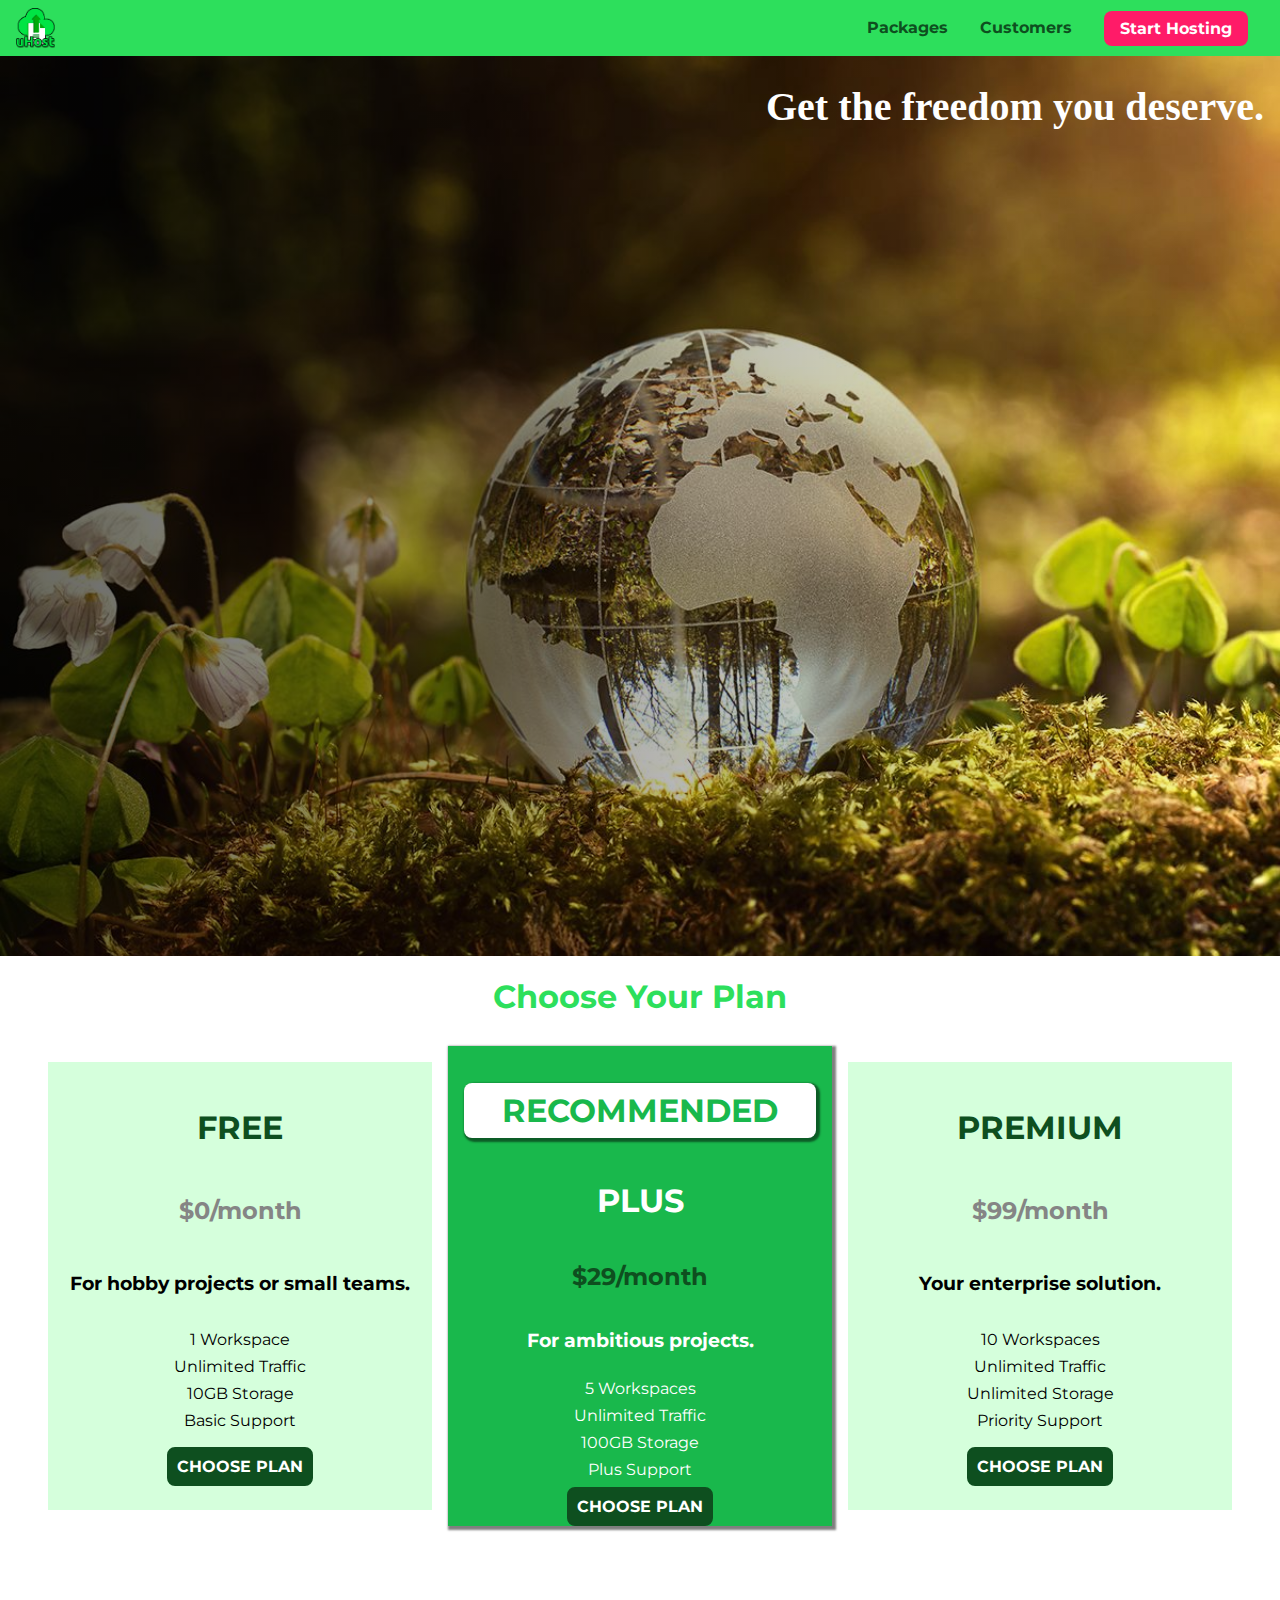
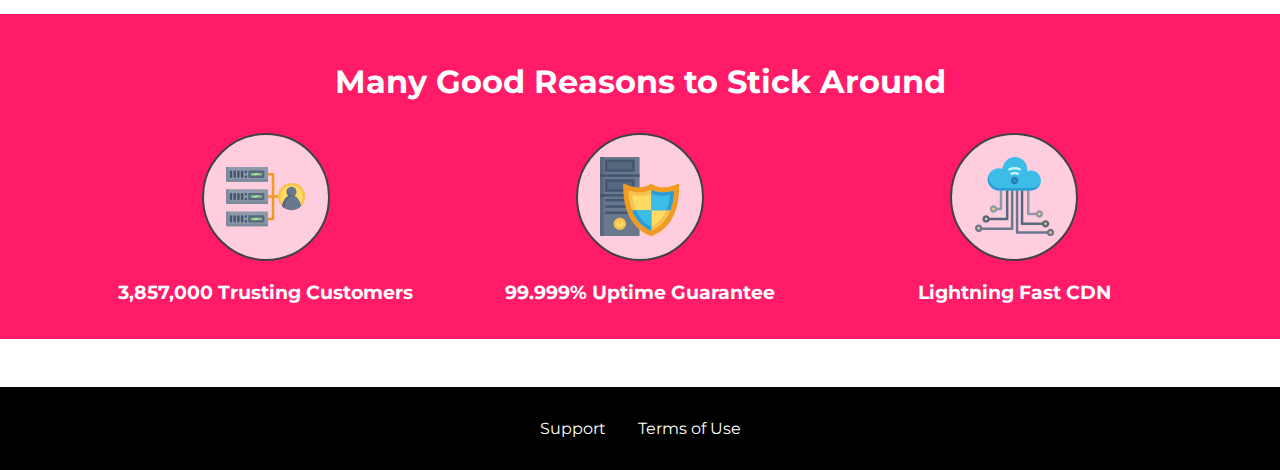
<file: index.html>
<!DOCTYPE html>
<html lang="en">
  <head>
    <meta charset="UTF-8" />
    <meta http-equiv="X-UA-Compatible" content="ie=edge" />
    <meta name="viewport" content="width=device-width, initial-scale=1.0" />
    <title>uHost</title>
    <link rel="shortcut icon" href="favicon.png" />
    <link rel="stylesheet" href="shared.css" />
    <link rel="stylesheet" href="main.css" />
  </head>

  <body>
    <div class="backdrop"></div>
    <div class="modal">
      <h1 class="modal__title">Do you want to continue?</h1>
      <div class="modal__actions">
        <a href="start-hosting/index.html" class="modal__action">Yes!</a>
        <button class="modal__action modal__action--negative" type="button">
          No!
        </button>
      </div>
    </div>
    <header class="main-header">
      <div>
        <button class="toggle-button">
          <span class="toggle-button__bar"></span>
          <span class="toggle-button__bar"></span>
          <span class="toggle-button__bar"></span>
        </button>
        <a href="index.html" class="main-header__brand">
          <img src="images/logo.png" alt="uHost logo" />
        </a>
      </div>
      <nav class="main-nav">
        <ul class="main-nav__items">
          <li class="main-nav__item">
            <a href="packages/index.html">Packages</a>
          </li>
          <li class="main-nav__item">
            <a href="customers/index.html">Customers</a>
          </li>
          <li class="main-nav__item main-nav__item--cta">
            <a href="start-hosting/index.html">Start Hosting</a>
          </li>
        </ul>
      </nav>
    </header>
    <nav class="mobile-nav">
      <ul class="mobile-nav__items">
        <li class="mobile-nav__item">
          <a href="packages/index.html">Packages</a>
        </li>
        <li class="mobile-nav__item">
          <a href="customers/index.html">Customers</a>
        </li>
        <li class="mobile-nav__item mobile-nav__item--cta">
          <a href="start-hosting/index.html">Start Hosting</a>
        </li>
      </ul>
    </nav>
    <main>
      <section id="product-overview">
        <h1>Get the freedom you deserve.</h1>
      </section>
      <section id="plans">
        <h1 class="section-title">Choose Your Plan</h1>
        <div class="plans__list">
          <article class="plan">
            <h1 class="plan__title">FREE</h1>
            <h2 class="plan__price">$0/month</h2>
            <h3>For hobby projects or small teams.</h3>
            <ul class="plan__features">
              <li>1 Workspace</li>
              <li>Unlimited Traffic</li>
              <li>10GB Storage</li>
              <li>Basic Support</li>
            </ul>
            <div>
              <button class="button">CHOOSE PLAN</button>
            </div>
          </article>
          <article class="plan plan--highlighted">
            <h1 class="plan__annotation">RECOMMENDED</h1>
            <h1 class="plan__title">PLUS</h1>
            <h2 class="plan__price">$29/month</h2>
            <h3>For ambitious projects.</h3>
            <ul class="plan__features">
              <li>5 Workspaces</li>
              <li>Unlimited Traffic</li>
              <li>100GB Storage</li>
              <li>Plus Support</li>
            </ul>
            <div>
              <button class="button">CHOOSE PLAN</button>
            </div>
          </article>
          <article class="plan">
            <h1 class="plan__title">PREMIUM</h1>
            <h2 class="plan__price">$99/month</h2>
            <h3>Your enterprise solution.</h3>
            <ul class="plan__features">
              <li>10 Workspaces</li>
              <li>Unlimited Traffic</li>
              <li>Unlimited Storage</li>
              <li>Priority Support</li>
            </ul>
            <div>
              <button class="button">CHOOSE PLAN</button>
            </div>
          </article>
        </div>
      </section>
      <section id="key-features">
        <h1 class="section-title">Many Good Reasons to Stick Around</h1>
        <ul class="key-feature__list">
          <li class="key-feature">
            <div class="key-feature__image">
              <svg viewBox="0 0 512 512">
                <path
                  style="fill: #f09b24"
                  d="M344,248h-32V112c0-4.418-3.582-8-8-8h-40c-4.418,0-8,3.582-8,8s3.582,8,8,8h32v128h-32  c-4.418,0-8,3.582-8,8s3.582,8,8,8h32v128h-32c-4.418,0-8,3.582-8,8s3.582,8,8,8h40c4.418,0,8-3.582,8-8V264h32c4.418,0,8-3.582,8-8  S348.418,248,344,248z"
                ></path>
                <path
                  style="fill: #8e9aa9"
                  d="M264,64H8c-4.418,0-8,3.582-8,8v80c0,4.418,3.582,8,8,8h256c4.418,0,8-3.582,8-8V72  C272,67.582,268.418,64,264,64z"
                ></path>
                <path
                  style="fill: #7c899b"
                  d="M24,144c-4.418,0-8-3.582-8-8V64H8c-4.418,0-8,3.582-8,8v80c0,4.418,3.582,8,8,8h256  c4.418,0,8-3.582,8-8v-8H24z"
                ></path>
                <rect
                  x="152"
                  y="96"
                  style="fill: #b8e3a8"
                  width="88"
                  height="32"
                ></rect>
                <g>
                  <polygon
                    style="fill: #7ec97d"
                    points="152,96 152,128 166,128 198,96  "
                  ></polygon>
                  <polygon
                    style="fill: #7ec97d"
                    points="220,96 188,128 240,128 240,96  "
                  ></polygon>
                </g>
                <path
                  style="fill: #56677e"
                  d="M240,136h-88c-4.418,0-8-3.582-8-8V96c0-4.418,3.582-8,8-8h88c4.418,0,8,3.582,8,8v32  C248,132.418,244.418,136,240,136z M160,120h72v-16h-72V120z"
                ></path>
                <g>
                  <path
                    style="fill: #435670"
                    d="M32,136c-4.418,0-8-3.582-8-8V96c0-4.418,3.582-8,8-8s8,3.582,8,8v32C40,132.418,36.418,136,32,136z   "
                  ></path>
                  <path
                    style="fill: #435670"
                    d="M56,136c-4.418,0-8-3.582-8-8V96c0-4.418,3.582-8,8-8s8,3.582,8,8v32C64,132.418,60.418,136,56,136z   "
                  ></path>
                  <path
                    style="fill: #435670"
                    d="M80,136c-4.418,0-8-3.582-8-8V96c0-4.418,3.582-8,8-8s8,3.582,8,8v32C88,132.418,84.418,136,80,136z   "
                  ></path>
                  <path
                    style="fill: #435670"
                    d="M104,136c-4.418,0-8-3.582-8-8V96c0-4.418,3.582-8,8-8s8,3.582,8,8v32   C112,132.418,108.418,136,104,136z"
                  ></path>
                  <path
                    style="fill: #435670"
                    d="M128,105c-4.418,0-8-3.582-8-8v-1c0-4.418,3.582-8,8-8s8,3.582,8,8v1   C136,101.418,132.418,105,128,105z"
                  ></path>
                  <path
                    style="fill: #435670"
                    d="M128,136c-4.418,0-8-3.582-8-8v-1c0-4.418,3.582-8,8-8s8,3.582,8,8v1   C136,132.418,132.418,136,128,136z"
                  ></path>
                </g>
                <path
                  style="fill: #8e9aa9"
                  d="M264,208H8c-4.418,0-8,3.582-8,8v80c0,4.418,3.582,8,8,8h256c4.418,0,8-3.582,8-8v-80  C272,211.582,268.418,208,264,208z"
                ></path>
                <path
                  style="fill: #7c899b"
                  d="M24,288c-4.418,0-8-3.582-8-8v-72H8c-4.418,0-8,3.582-8,8v80c0,4.418,3.582,8,8,8h256  c4.418,0,8-3.582,8-8v-8H24z"
                ></path>
                <rect
                  x="152"
                  y="240"
                  style="fill: #b8e3a8"
                  width="88"
                  height="32"
                ></rect>
                <g>
                  <polygon
                    style="fill: #7ec97d"
                    points="152,240 152,272 166,272 198,240  "
                  ></polygon>
                  <polygon
                    style="fill: #7ec97d"
                    points="220,240 188,272 240,272 240,240  "
                  ></polygon>
                </g>
                <path
                  style="fill: #56677e"
                  d="M240,280h-88c-4.418,0-8-3.582-8-8v-32c0-4.418,3.582-8,8-8h88c4.418,0,8,3.582,8,8v32  C248,276.418,244.418,280,240,280z M160,264h72v-16h-72V264z"
                ></path>
                <g>
                  <path
                    style="fill: #435670"
                    d="M32,280c-4.418,0-8-3.582-8-8v-32c0-4.418,3.582-8,8-8s8,3.582,8,8v32C40,276.418,36.418,280,32,280   z"
                  ></path>
                  <path
                    style="fill: #435670"
                    d="M56,280c-4.418,0-8-3.582-8-8v-32c0-4.418,3.582-8,8-8s8,3.582,8,8v32C64,276.418,60.418,280,56,280   z"
                  ></path>
                  <path
                    style="fill: #435670"
                    d="M80,280c-4.418,0-8-3.582-8-8v-32c0-4.418,3.582-8,8-8s8,3.582,8,8v32C88,276.418,84.418,280,80,280   z"
                  ></path>
                  <path
                    style="fill: #435670"
                    d="M104,280c-4.418,0-8-3.582-8-8v-32c0-4.418,3.582-8,8-8s8,3.582,8,8v32   C112,276.418,108.418,280,104,280z"
                  ></path>
                  <path
                    style="fill: #435670"
                    d="M128,249c-4.418,0-8-3.582-8-8v-1c0-4.418,3.582-8,8-8s8,3.582,8,8v1   C136,245.418,132.418,249,128,249z"
                  ></path>
                  <path
                    style="fill: #435670"
                    d="M128,280c-4.418,0-8-3.582-8-8v-1c0-4.418,3.582-8,8-8s8,3.582,8,8v1   C136,276.418,132.418,280,128,280z"
                  ></path>
                </g>
                <path
                  style="fill: #8e9aa9"
                  d="M264,352H8c-4.418,0-8,3.582-8,8v80c0,4.418,3.582,8,8,8h256c4.418,0,8-3.582,8-8v-80  C272,355.582,268.418,352,264,352z"
                ></path>
                <path
                  style="fill: #7c899b"
                  d="M24,432c-4.418,0-8-3.582-8-8v-72H8c-4.418,0-8,3.582-8,8v80c0,4.418,3.582,8,8,8h256  c4.418,0,8-3.582,8-8v-8H24z"
                ></path>
                <rect
                  x="152"
                  y="384"
                  style="fill: #b8e3a8"
                  width="88"
                  height="32"
                ></rect>
                <g>
                  <polygon
                    style="fill: #7ec97d"
                    points="152,384 152,416 166,416 198,384  "
                  ></polygon>
                  <polygon
                    style="fill: #7ec97d"
                    points="220,384 188,416 240,416 240,384  "
                  ></polygon>
                </g>
                <path
                  style="fill: #56677e"
                  d="M240,424h-88c-4.418,0-8-3.582-8-8v-32c0-4.418,3.582-8,8-8h88c4.418,0,8,3.582,8,8v32  C248,420.418,244.418,424,240,424z M160,408h72v-16h-72V408z"
                ></path>
                <g>
                  <path
                    style="fill: #435670"
                    d="M32,424c-4.418,0-8-3.582-8-8v-32c0-4.418,3.582-8,8-8s8,3.582,8,8v32C40,420.418,36.418,424,32,424   z"
                  ></path>
                  <path
                    style="fill: #435670"
                    d="M56,424c-4.418,0-8-3.582-8-8v-32c0-4.418,3.582-8,8-8s8,3.582,8,8v32C64,420.418,60.418,424,56,424   z"
                  ></path>
                  <path
                    style="fill: #435670"
                    d="M80,424c-4.418,0-8-3.582-8-8v-32c0-4.418,3.582-8,8-8s8,3.582,8,8v32C88,420.418,84.418,424,80,424   z"
                  ></path>
                  <path
                    style="fill: #435670"
                    d="M104,424c-4.418,0-8-3.582-8-8v-32c0-4.418,3.582-8,8-8s8,3.582,8,8v32   C112,420.418,108.418,424,104,424z"
                  ></path>
                  <path
                    style="fill: #435670"
                    d="M128,393c-4.418,0-8-3.582-8-8v-1c0-4.418,3.582-8,8-8s8,3.582,8,8v1   C136,389.418,132.418,393,128,393z"
                  ></path>
                  <path
                    style="fill: #435670"
                    d="M128,424c-4.418,0-8-3.582-8-8v-1c0-4.418,3.582-8,8-8s8,3.582,8,8v1   C136,420.418,132.418,424,128,424z"
                  ></path>
                </g>
                <path
                  style="fill: #f7c14d"
                  d="M424,168c-48.523,0-88,39.477-88,88s39.477,88,88,88s88-39.477,88-88S472.523,168,424,168z"
                ></path>
                <path
                  style="fill: #ffdb66"
                  d="M424,184c-39.701,0-72,32.299-72,72s32.299,72,72,72s72-32.299,72-72S463.701,184,424,184z"
                ></path>
                <path
                  style="fill: #69788d"
                  d="M484.893,314.16C476.393,274.588,451.922,248,424,248s-52.393,26.588-60.893,66.16  c-0.605,2.82,0.354,5.749,2.511,7.664C381.731,336.124,402.465,344,424,344s42.269-7.876,58.381-22.176  C484.539,319.909,485.498,316.98,484.893,314.16z"
                ></path>
                <path
                  style="fill: #56677e"
                  d="M434.053,249.171C430.768,248.403,427.411,248,424,248c-27.922,0-52.393,26.588-60.893,66.16  c-0.605,2.82,0.354,5.749,2.511,7.664c3.383,3.002,6.979,5.703,10.734,8.125C384.904,286.243,407.373,255.378,434.053,249.171z"
                ></path>
                <path
                  style="fill: #69788d"
                  d="M424,192c-17.645,0-32,14.355-32,32s14.355,32,32,32s32-14.355,32-32S441.645,192,424,192z"
                ></path>
                <path
                  style="fill: #56677e"
                  d="M432,248c-17.645,0-32-14.355-32-32c0-6.783,2.128-13.076,5.742-18.258  C397.444,203.53,392,213.138,392,224c0,17.645,14.355,32,32,32c10.862,0,20.471-5.444,26.258-13.742  C445.076,245.872,438.783,248,432,248z"
                ></path>
              </svg>
            </div>
            <p class="key-feature__description">3,857,000 Trusting Customers</p>
          </li>
          <li class="key-feature">
            <div class="key-feature__image">
              <svg viewBox="0 0 512 512">
                <path
                  style="fill: #69788d"
                  d="M248,0H8C3.582,0,0,3.582,0,8v496c0,4.418,3.582,8,8,8h240c4.418,0,8-3.582,8-8V8  C256,3.582,252.418,0,248,0z"
                ></path>
                <path
                  style="fill: #56677e"
                  d="M24,504V8c0-4.418,3.582-8,8-8H8C3.582,0,0,3.582,0,8v496c0,4.418,3.582,8,8,8h24  C27.582,512,24,508.418,24,504z"
                ></path>
                <g>
                  <rect
                    x="0"
                    y="112"
                    style="fill: #435670"
                    width="256"
                    height="16"
                  ></rect>
                  <rect
                    x="0"
                    y="240"
                    style="fill: #435670"
                    width="256"
                    height="16"
                  ></rect>
                </g>
                <path
                  style="fill: #f7c14d"
                  d="M128,392c-22.056,0-40,17.944-40,40s17.944,40,40,40s40-17.944,40-40S150.056,392,128,392z"
                ></path>
                <path
                  style="fill: #ffdb66"
                  d="M128,408c-13.233,0-24,10.767-24,24s10.767,24,24,24s24-10.767,24-24S141.233,408,128,408z"
                ></path>
                <path
                  style="fill: #f7c14d"
                  d="M128,392c-2.739,0-5.414,0.278-8,0.805V424c0,4.418,3.582,8,8,8c4.418,0,8-3.582,8-8v-31.195  C133.414,392.278,130.739,392,128,392z"
                ></path>
                <g>
                  <path
                    style="fill: #435670"
                    d="M216,288H40c-4.418,0-8-3.582-8-8s3.582-8,8-8h176c4.418,0,8,3.582,8,8S220.418,288,216,288z"
                  ></path>
                  <path
                    style="fill: #435670"
                    d="M216,328H40c-4.418,0-8-3.582-8-8s3.582-8,8-8h176c4.418,0,8,3.582,8,8S220.418,328,216,328z"
                  ></path>
                  <path
                    style="fill: #435670"
                    d="M216,368H40c-4.418,0-8-3.582-8-8s3.582-8,8-8h176c4.418,0,8,3.582,8,8S220.418,368,216,368z"
                  ></path>
                  <path
                    style="fill: #435670"
                    d="M216,16H40c-4.418,0-8,3.582-8,8v64c0,4.418,3.582,8,8,8h176c4.418,0,8-3.582,8-8V24   C224,19.582,220.418,16,216,16z"
                  ></path>
                </g>
                <rect
                  x="48"
                  y="32"
                  style="fill: #56677e"
                  width="160"
                  height="48"
                ></rect>
                <path
                  style="fill: #435670"
                  d="M216,144H40c-4.418,0-8,3.582-8,8v64c0,4.418,3.582,8,8,8h176c4.418,0,8-3.582,8-8v-64  C224,147.582,220.418,144,216,144z"
                ></path>
                <rect
                  x="48"
                  y="160"
                  style="fill: #56677e"
                  width="160"
                  height="48"
                ></rect>
                <path
                  style="fill: #f09b24"
                  d="M511.747,180.237c-0.194-6.537-8.107-10.107-13.135-5.894c-5.6,4.693-42.904,21.282-98.514,21.282  c-33.45,0-64.625-20.999-64.929-21.206c-2.9-1.991-6.764-1.85-9.512,0.346c-2.677,2.135-27.201,20.86-63.793,20.86  c-55.607,0-92.914-16.589-98.515-21.282c-5.028-4.211-12.941-0.645-13.135,5.894c-1.634,54.834,4.655,105.941,18.693,151.903  c12.096,39.604,29.759,74.047,52.497,102.373c27.538,34.304,62.743,59.882,104.66,76.045c3.069,1.918,6.757,1.921,9.83,0  c41.917-16.163,77.122-41.741,104.66-76.045c22.738-28.326,40.401-62.77,52.497-102.373  C507.092,286.179,513.381,235.071,511.747,180.237z"
                ></path>
                <path
                  style="fill: #f7c14d"
                  d="M476.21,221.226c-1.953-1.631-4.568-2.235-7.036-1.628c-21.686,5.327-44.926,8.028-69.075,8.028  c-25.926,0-49.633-8.975-64.955-16.504c-2.307-1.134-5.016-1.091-7.284,0.116c-14.059,7.477-36.919,16.388-65.994,16.388  c-24.153,0-47.394-2.701-69.075-8.028c-5.155-1.268-10.221,2.966-9.894,8.261c2.077,33.693,7.668,65.635,16.616,94.935  c22.774,74.565,66.139,126.334,128.888,153.868c2.032,0.891,4.397,0.891,6.43,0c61.777-27.107,104.716-78.876,127.62-153.868  c8.948-29.3,14.539-61.241,16.616-94.935C479.224,225.319,478.163,222.856,476.21,221.226z"
                ></path>
                <path
                  style="fill: #ffdb66"
                  d="M331.609,451.727c-52.604-25.289-89.304-70.987-109.144-135.944  c-6.532-21.39-11.162-44.336-13.82-68.447c17.133,2.852,34.952,4.291,53.22,4.291c29.394,0,53.376-7.793,69.978-15.561  c17.44,7.736,41.656,15.561,68.256,15.561c18.267,0,36.085-1.439,53.219-4.291c-2.659,24.112-7.288,47.06-13.82,68.448  C419.545,381.108,383.27,426.805,331.609,451.727z"
                ></path>
                <g>
                  <path
                    style="fill: #2c9dd4"
                    d="M479.066,227.858c0.157-2.539-0.903-5.002-2.856-6.633s-4.568-2.235-7.036-1.628   c-21.686,5.327-44.926,8.028-69.075,8.028c-25.926,0-49.633-8.975-64.955-16.504c-1.057-0.52-2.2-0.78-3.345-0.806l-0.072,133.351   h123.601c2.556-6.746,4.933-13.702,7.123-20.874C471.398,293.493,476.989,261.552,479.066,227.858z"
                  ></path>
                  <path
                    style="fill: #2c9dd4"
                    d="M206.658,343.667c24.153,63.42,65.028,108.108,121.743,132.995c1.031,0.452,2.147,0.673,3.263,0.666   l0.063-133.661H206.658z"
                  ></path>
                </g>
                <g>
                  <path
                    style="fill: #3cbde8"
                    d="M439.497,315.783c6.532-21.389,11.161-44.336,13.82-68.448c-17.134,2.852-34.952,4.291-53.219,4.291   c-26.6,0-50.815-7.824-68.256-15.561l-0.116,107.601h97.758C433.179,334.807,436.524,325.518,439.497,315.783z"
                  ></path>
                  <path
                    style="fill: #3cbde8"
                    d="M232.523,343.667c21.144,50.298,54.363,86.56,99.087,108.06l0.117-108.06H232.523z"
                  ></path>
                </g>
              </svg>
            </div>
            <p class="key-feature__description">99.999% Uptime Guarantee</p>
          </li>
          <li class="key-feature">
            <div class="key-feature__image">
              <svg viewBox="0 0 512 512">
                <path
                  style="fill: #8e9aa9"
                  d="M168,200c-4.418,0-8,3.582-8,8v120h-17.376c-3.302-9.311-12.194-16-22.624-16  c-13.234,0-24,10.767-24,24s10.766,24,24,24c10.429,0,19.321-6.689,22.624-16H168c4.418,0,8-3.582,8-8V208  C176,203.582,172.418,200,168,200z"
                ></path>
                <path
                  style="fill: #ffdb66"
                  d="M120,328c-4.411,0-8,3.589-8,8s3.589,8,8,8s8-3.589,8-8S124.411,328,120,328z"
                ></path>
                <path
                  style="fill: #56677e"
                  d="M208,200c-4.418,0-8,3.582-8,8v184H94.624C91.322,382.689,82.43,376,72,376  c-13.234,0-24,10.767-24,24s10.766,24,24,24c10.429,0,19.321-6.689,22.624-16H208c4.418,0,8-3.582,8-8V208  C216,203.582,212.418,200,208,200z"
                ></path>
                <path
                  style="fill: #ffdb66"
                  d="M72,392c-4.411,0-8,3.589-8,8s3.589,8,8,8s8-3.589,8-8S76.411,392,72,392z"
                ></path>
                <path
                  style="fill: #69788d"
                  d="M240,208c-4.418,0-8,3.582-8,8v239H47.24c-2.671-10.34-12.078-18-23.24-18c-13.234,0-24,10.767-24,24  s10.766,24,24,24c9.666,0,18.009-5.747,21.809-14H240c4.418,0,8-3.582,8-8V216C248,211.582,244.418,208,240,208z"
                ></path>
                <path
                  style="fill: #ffdb66"
                  d="M24,453c-4.411,0-8,3.589-8,8s3.589,8,8,8s8-3.589,8-8S28.411,453,24,453z"
                ></path>
                <path
                  style="fill: #69788d"
                  d="M488,464c-10.429,0-19.321,6.689-22.624,16H280V208c0-4.418-3.582-8-8-8s-8,3.582-8,8v280  c0,4.418,3.582,8,8,8h193.376c3.302,9.311,12.194,16,22.624,16c13.234,0,24-10.767,24-24S501.234,464,488,464z"
                ></path>
                <path
                  style="fill: #ffdb66"
                  d="M488,480c-4.411,0-8,3.589-8,8s3.589,8,8,8s8-3.589,8-8S492.411,480,488,480z"
                ></path>
                <path
                  style="fill: #56677e"
                  d="M456,408c-10.429,0-19.321,6.689-22.624,16H312V208c0-4.418-3.582-8-8-8s-8,3.582-8,8v224  c0,4.418,3.582,8,8,8h129.376c3.302,9.311,12.194,16,22.624,16c13.234,0,24-10.767,24-24S469.234,408,456,408z"
                ></path>
                <path
                  style="fill: #ffdb66"
                  d="M456,424c-4.411,0-8,3.589-8,8s3.589,8,8,8s8-3.589,8-8S460.411,424,456,424z"
                ></path>
                <path
                  style="fill: #8e9aa9"
                  d="M416,344c-10.429,0-19.321,6.689-22.624,16H352V208c0-4.418-3.582-8-8-8s-8,3.582-8,8v160  c0,4.418,3.582,8,8,8h49.376c3.302,9.311,12.194,16,22.624,16c13.234,0,24-10.767,24-24S429.234,344,416,344z"
                ></path>
                <path
                  style="fill: #ffdb66"
                  d="M416,360c-4.411,0-8,3.589-8,8s3.589,8,8,8s8-3.589,8-8S420.411,360,416,360z"
                ></path>
                <path
                  style="fill: #3cbde8"
                  d="M362,88c-8.741,0-17.231,1.751-25.06,5.085C337.646,88.797,338,84.43,338,80  c0-44.112-35.888-80-80-80c-42.823,0-77.895,33.816-79.909,76.149C170.393,73.415,162.244,72,154,72c-39.701,0-72,32.299-72,72  s32.299,72,72,72h208c35.29,0,64-28.71,64-64S397.29,88,362,88z"
                ></path>
                <path
                  style="fill: #2c9dd4"
                  d="M368,200H160c-39.701,0-72-32.299-72-72c0-5.863,0.721-11.559,2.05-17.019  C84.918,120.88,82,132.102,82,144c0,39.701,32.299,72,72,72h208c30.389,0,55.88-21.296,62.379-49.743  C413.565,186.327,392.352,200,368,200z"
                ></path>
                <path
                  style="fill: #2a7db5"
                  d="M256,128c-13.234,0-24,10.767-24,24s10.766,24,24,24c13.233,0,24-10.767,24-24S269.233,128,256,128z"
                ></path>
                <path
                  style="fill: #2c9dd4"
                  d="M256,144c-4.411,0-8,3.589-8,8s3.589,8,8,8c4.411,0,8-3.589,8-8S260.411,144,256,144z"
                ></path>
                <g>
                  <path
                    style="fill: #c5f1fa"
                    d="M221.755,87.695c-2.994,0-5.864-1.688-7.233-4.572c-1.894-3.991-0.194-8.763,3.798-10.657   C230.157,66.849,242.834,64,256,64c13.166,0,25.844,2.849,37.68,8.466c3.992,1.895,5.692,6.666,3.798,10.657   s-6.666,5.692-10.657,3.798C277.144,82.328,266.774,80,256,80c-10.774,0-21.144,2.328-30.821,6.921   C224.072,87.446,222.904,87.695,221.755,87.695z"
                  ></path>
                  <path
                    style="fill: #c5f1fa"
                    d="M276.545,116.618c-1.148,0-2.316-0.249-3.424-0.774C267.745,113.293,261.985,112,256,112   c-5.985,0-11.745,1.293-17.121,3.844c-3.991,1.895-8.763,0.192-10.657-3.798c-1.894-3.992-0.193-8.764,3.798-10.657   C239.557,97.813,247.625,96,256,96c8.376,0,16.444,1.813,23.98,5.389c3.991,1.894,5.692,6.665,3.798,10.657   C282.41,114.93,279.539,116.618,276.545,116.618z"
                  ></path>
                </g>
              </svg>
            </div>
            <p class="key-feature__description">Lightning Fast CDN</p>
          </li>
        </ul>
      </section>
    </main>
    <footer class="main-footer">
      <nav>
        <ul class="main-footer__links">
          <li class="main-footer__link">
            <a href="#">Support</a>
          </li>
          <li class="main-footer__link">
            <a href="#">Terms of Use</a>
          </li>
        </ul>
      </nav>
    </footer>
    <script src="shared.js"></script>
  </body>
</html>
</file>
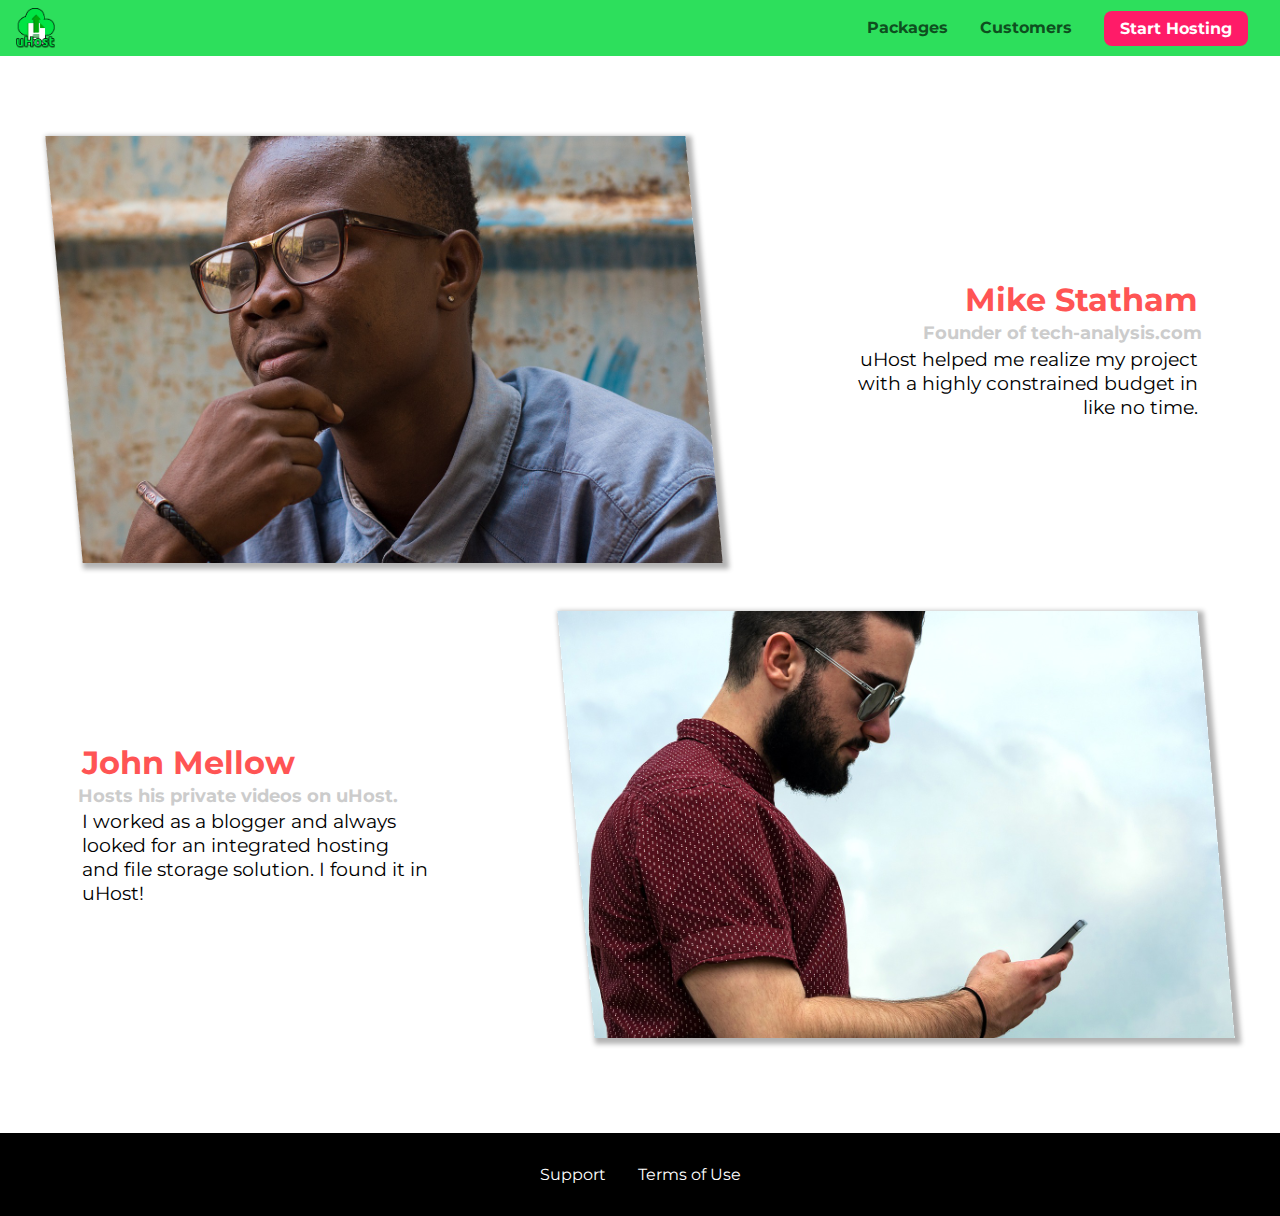
<file: customers/index.html>
<html lang="en">
  <head>
    <meta charset="UTF-8" />
    <meta name="viewport" content="width=device-width, initial-scale=1.0" />
    <meta http-equiv="X-UA-Compatible" content="ie=edge" />
    <title>uHost Customers</title>
    <link rel="shortcut icon" href="../favicon.png" />
    <link rel="stylesheet" href="../shared.css" />
    <link rel="stylesheet" href="customers.css" />
  </head>

  <body>
    <div class="backdrop"></div>
    <header class="main-header">
      <div>
        <button class="toggle-button">
          <span class="toggle-button__bar"></span>
          <span class="toggle-button__bar"></span>
          <span class="toggle-button__bar"></span>
        </button>
        <a href="../index.html" class="main-header__brand">
          <img src="../images/logo.png" alt="uHost logo" />
        </a>
      </div>
      <nav class="main-nav">
        <ul class="main-nav__items">
          <li class="main-nav__item">
            <a href="../packages/index.html">Packages</a>
          </li>
          <li class="main-nav__item">
            <a href="index.html">Customers</a>
          </li>
          <li class="main-nav__item main-nav__item--cta">
            <a href="../start-hosting/index.html">Start Hosting</a>
          </li>
        </ul>
      </nav>
    </header>
    <nav class="mobile-nav">
      <ul class="mobile-nav__items">
        <li class="mobile-nav__item">
          <a href="../packages/index.html">Packages</a>
        </li>
        <li class="mobile-nav__item">
          <a href="index.html">Customers</a>
        </li>
        <li class="mobile-nav__item mobile-nav__item--cta">
          <a href="../start-hosting/index.html">Start Hosting</a>
        </li>
      </ul>
    </nav>
    <main>
      <div>
        <div class="testimonial" id="customer-1">
          <div class="testimonial__image-container">
            <img
              src="../images/customer-1.jpg"
              alt="Mike Statham - Customer"
              class="testimonial__image"
            />
          </div>
          <div class="testimonial__info">
            <h1 class="testimonial__name">Mike Statham</h1>
            <h2 class="testimonial__subtitle">Founder of tech-analysis.com</h2>
            <p class="testimonial__text">
              uHost helped me realize my project with a highly constrained
              budget in like no time.
            </p>
          </div>
        </div>
        <div class="testimonial" id="customer-2">
          <div class="testimonial__info">
            <h1 class="testimonial__name">John Mellow</h1>
            <h2 class="testimonial__subtitle">
              Hosts his private videos on uHost.
            </h2>
            <p class="testimonial__text">
              I worked as a blogger and always looked for an integrated hosting
              and file storage solution. I found it in uHost!
            </p>
          </div>
          <div class="testimonial__image-container">
            <img
              src="../images/customer-2.jpg"
              alt="John Mellow - Customer"
              class="testimonial__image"
            />
          </div>
        </div>
      </div>
    </main>
    <footer class="main-footer">
      <nav>
        <ul class="main-footer__links">
          <li class="main-footer__link">
            <a href="#">Support</a>
          </li>
          <li class="main-footer__link">
            <a href="#">Terms of Use</a>
          </li>
        </ul>
      </nav>
    </footer>
    <script src="../shared.js"></script>
  </body>
</html>
</file>
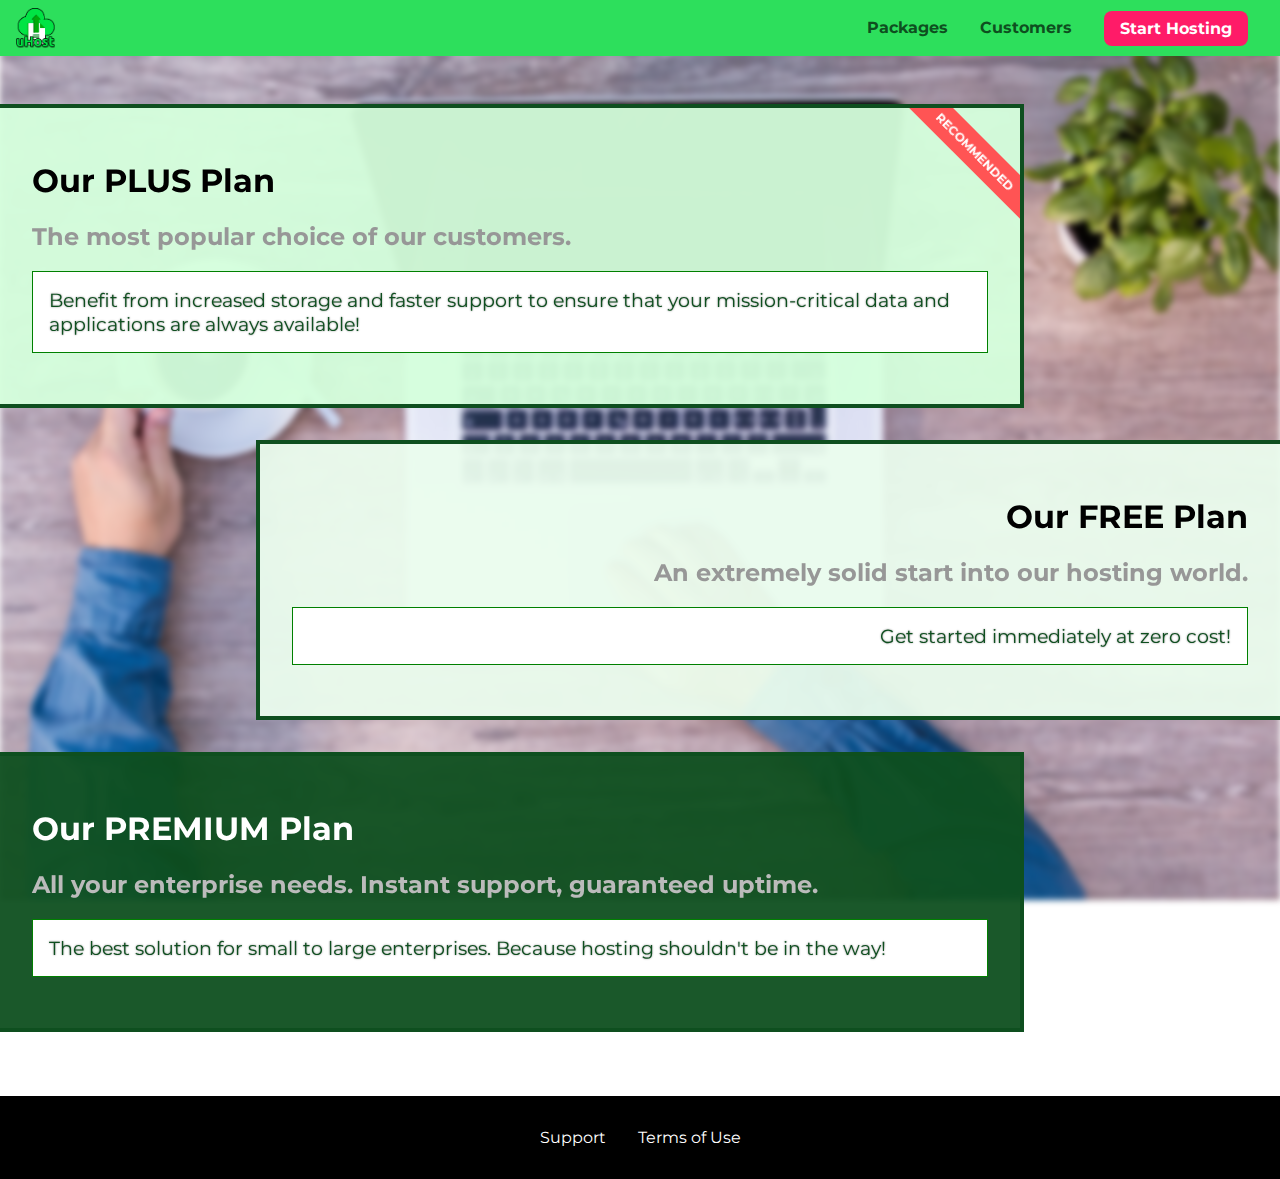
<file: packages/index.html>
<!DOCTYPE html>
<html lang="en">
  <head>
    <meta charset="UTF-8" />
    <meta http-equiv="X-UA-Compatible" content="ie=edge" />
    <meta name="viewport" content="width=device-width, initial-scale=1.0" />
    <title>uHost</title>
    <link rel="shortcut icon" href="../favicon.png" />
    <link
      href="https://fonts.googleapis.com/css?family=Montserrat:400,700"
      rel="stylesheet"
    />
    <link rel="stylesheet" href="../shared.css" />
    <link rel="stylesheet" href="packages.css" />
  </head>

  <body>
    <div class="backdrop"></div>
    <div class="background"></div>
    <header class="main-header">
      <div>
        <button class="toggle-button">
          <span class="toggle-button__bar"></span>
          <span class="toggle-button__bar"></span>
          <span class="toggle-button__bar"></span>
        </button>
        <a href="../index.html" class="main-header__brand">
          <img src="../images/logo.png" alt="uHost logo"
        /></a>
      </div>
      <nav class="main-nav">
        <ul class="main-nav__items">
          <li class="main-nav__item">
            <a href="index.html">Packages</a>
          </li>
          <li class="main-nav__item">
            <a href="../customers/index.html">Customers</a>
          </li>
          <li class="main-nav__item main-nav__item--cta">
            <a href="../start-hosting/index.html">Start Hosting</a>
          </li>
        </ul>
      </nav>
    </header>
    <nav class="mobile-nav">
      <ul class="mobile-nav__items">
        <li class="mobile-nav__item">
          <a href="index.html">Packages</a>
        </li>
        <li class="mobile-nav__item">
          <a href="../customers/index.html">Customers</a>
        </li>
        <li class="mobile-nav__item mobile-nav__item--cta">
          <a href="../start-hosting/index.html">Start Hosting</a>
        </li>
      </ul>
    </nav>
    <main>
      <section class="package" id="plus">
        <a href="#">
          <h1 class="package__title">Our PLUS Plan</h1>
          <h2 class="package__badge">RECOMMENDED</h2>
          <h2 class="package__subtitle">
            The most popular choice of our customers.
          </h2>
          <p class="package__info">
            Benefit from increased storage and faster support to ensure that
            your mission-critical data and applications are always available!
          </p>
        </a>
      </section>
      <section class="package" id="free">
        <a href="#">
          <h1 class="package__title">Our FREE Plan</h1>
          <h2 class="package__subtitle">
            An extremely solid start into our hosting world.
          </h2>
          <p class="package__info">Get started immediately at zero cost!</p>
        </a>
      </section>
      <div class="clearfix"></div>
      <section class="package" id="premium">
        <a href="#">
          <h1 class="package__title">Our PREMIUM Plan</h1>
          <h2 class="package__subtitle">
            All your enterprise needs. Instant support, guaranteed uptime.
          </h2>
          <p class="package__info">
            The best solution for small to large enterprises. Because hosting
            shouldn't be in the way!
          </p>
        </a>
      </section>
    </main>
    <footer class="main-footer">
      <nav>
        <ul class="main-footer__links">
          <li class="main-footer__link">
            <a href="#">Support</a>
          </li>
          <li class="main-footer__link">
            <a href="#">Terms of Use</a>
          </li>
        </ul>
      </nav>
    </footer>
    <script src="../shared.js"></script>
  </body>
</html>
</file>
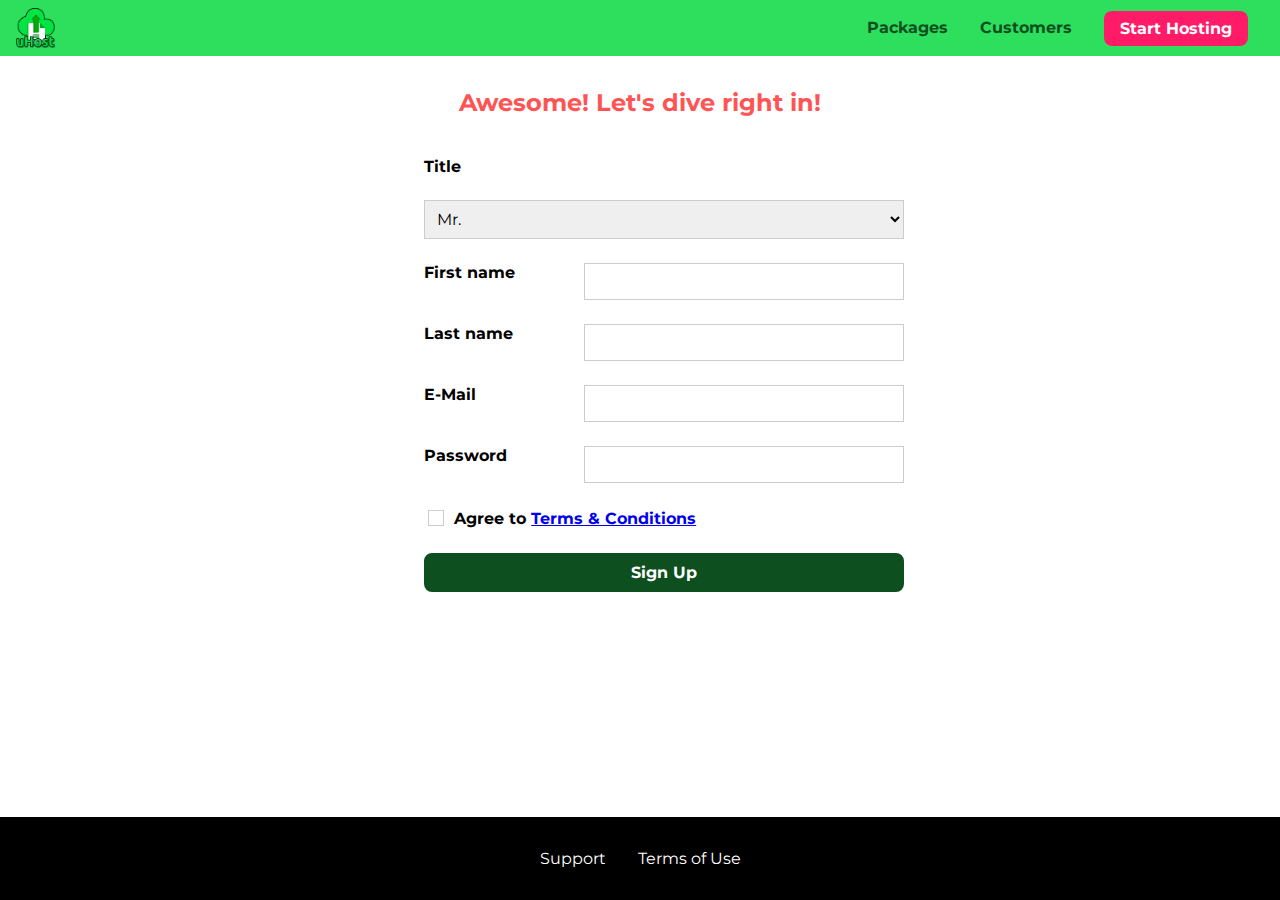
<file: start-hosting/index.html>
<!DOCTYPE html>
<html lang="en">
  <head>
    <meta charset="UTF-8" />
    <meta name="viewport" content="width=device-width, initial-scale=1.0" />
    <meta http-equiv="X-UA-Compatible" content="ie=edge" />
    <title>uHost Signup</title>
    <link rel="shortcut icon" href="../favicon.png" />
    <link rel="stylesheet" href="../shared.css" />
    <link rel="stylesheet" href="start-hosting.css" />
  </head>

  <body>
    <div class="backdrop"></div>
    <header class="main-header">
      <div>
        <button class="toggle-button">
          <span class="toggle-button__bar"></span>
          <span class="toggle-button__bar"></span>
          <span class="toggle-button__bar"></span>
        </button>
        <a href="../index.html" class="main-header__brand">
          <img src="../images/logo.png" alt="uHost logo"
        /></a>
      </div>
      <nav class="main-nav">
        <ul class="main-nav__items">
          <li class="main-nav__item">
            <a href="../packages/index.html">Packages</a>
          </li>
          <li class="main-nav__item">
            <a href="../customers/index.html">Customers</a>
          </li>
          <li class="main-nav__item main-nav__item--cta">
            <a href="index.html">Start Hosting</a>
          </li>
        </ul>
      </nav>
    </header>
    <nav class="mobile-nav">
      <ul class="mobile-nav__items">
        <li class="mobile-nav__item">
          <a href="../packages/index.html">Packages</a>
        </li>
        <li class="mobile-nav__item">
          <a href="../customers/index.html">Customers</a>
        </li>
        <li class="mobile-nav__item mobile-nav__item--cta">
          <a href="index.html">Start Hosting</a>
        </li>
      </ul>
    </nav>
    <main class="signup-page">
      <h1 class="signup-title">Awesome! Let's dive right in!</h1>
      <form action="index.html" class="signup-form">
        <label for="title">Title</label>
        <select id="title">
          <option value="mr">Mr.</option>
          <option value="ms">Ms.</option>
        </select>
        <label for="first-name">First name</label>
        <input type="text" id="first-name" required />
        <label for="last-name">Last name</label>
        <input type="text" id="last-name" required />
        <label for="email">E-Mail</label>
        <input type="email" id="email" required />
        <label for="password">Password</label>
        <input type="password" id="password" required minlength="8" />
        <div class="signup-form__checkbox">
          <input type="checkbox" id="agree-terms" />
          <label for="agree-terms"
            >Agree to
            <a href="#">Terms &amp; Conditions</a>
          </label>
        </div>
        <button type="submit" class="button">Sign Up</button>
      </form>
    </main>
    <footer class="main-footer">
      <nav>
        <ul class="main-footer__links">
          <li class="main-footer__link">
            <a href="#">Support</a>
          </li>
          <li class="main-footer__link">
            <a href="#">Terms of Use</a>
          </li>
        </ul>
      </nav>
    </footer>
    <script src="../shared.js"></script>
  </body>
</html>
</file>
<file: shared.css>
@import url("https://fonts.googleapis.com/css?family=Roboto:100,400,900");
@import url("https://fonts.googleapis.com/css?family=Anton");
@import url("https://fonts.googleapis.com/css?family=Montserrat:400,700");

* {
  box-sizing: border-box;
}
html,
body {
  height: 100%;
}

body {
  font-family: "Montserrat", sans-serif;
  margin: 0;
  display: grid;
  grid-template-rows: 3.5rem auto fit-content(8rem);
  grid-template-areas:
    "header"
    "main"
    "footer";
}

main {
  /* min-height: calc(100vh - 3.5rem - 8rem); */
  margin: 0 auto;
  /* grid-row: 2 / 3; */
  grid-area: main;
}

.backdrop {
  position: fixed;
  display: none;
  z-index: 100;
  width: 100vw;
  height: 100vh;
  background: rgba(0, 0, 0, 0.5);
}
.main-header {
  width: 100%;
  position: fixed;
  background: #2ddf5c;
  padding: 0.5rem 1rem;
  z-index: 60;
  top: 0;
  display: flex;
  align-items: center;
  justify-content: space-between;
}

.toggle-button {
  width: 3rem;
  background: transparent;
  border: none;
  cursor: pointer;
  padding-top: 0;
  padding-bottom: 0;
  vertical-align: middle;
}

.toggle-button:focus {
  outline: none;
}

.toggle-button__bar {
  width: 100%;
  height: 0.2rem;
  background: black;
  display: block;
  margin: 0.6rem 0;
}

.main-header__brand {
  color: #0e4f1f;
  text-decoration: none;
}

.main-header__brand img {
  height: 2.5rem;
  vertical-align: middle;
}

.main-nav {
  display: none;
}

.main-nav__items {
  margin: 0;
  padding: 0;
  list-style: none;
  display: flex;
}

.main-nav__item {
  margin: 0 1rem;
}

.main-nav__item a,
.mobile-nav__item a {
  color: #0e4f1f;
  text-decoration: none;
  font-weight: bold;
  padding: 0.2rem 0;
}

.main-nav__item a:hover,
.main-nav__item a:active {
  color: #ffffff;
  border-bottom: 5px solid white;
}

.main-nav__item--cta a,
.mobile-nav__item--cta a {
  color: white;
  background: #ff1b68;
  padding: 0.5rem 1rem;
  border-radius: 8px;
}

.main-nav__item--cta a:hover,
.main-nav__item--cta a:active,
.mobile-nav__item--cta a:hover,
.mobile-nav__item--cta a:active {
  color: #ff1b68;
  background: white;
  border: none;
}

.mobile-nav {
  display: none;
  position: fixed;
  z-index: 101;
  top: 0;
  left: 0;
  background: white;
  width: 80%;
  height: 100vh;
}

.mobile-nav__items {
  width: 90%;
  height: 100%;
  list-style: none;
  margin: 0 auto;
  padding: 0;
  display: flex;
  flex-direction: column;
  justify-content: center;
  align-items: center;
}

.mobile-nav__item {
  margin: 1rem 0;
}

.mobile-nav__item a {
  font-size: 1.5rem;
}

@media (min-width: 40rem) {
  .toggle-button {
    display: none;
  }
  .main-nav {
    display: flex;
  }
}

.main-footer {
  background: black;
  padding: 2rem;
  margin-top: 3rem;
  /* grid-row: 3 / 4; */
  grid-area: footer;
}

.main-footer__links {
  list-style: none;
  margin: 0;
  padding: 0;
  display: flex;
  flex-direction: column;
  align-items: center;
}

.main-footer__link {
  margin: 0.5rem 0;
}

.main-footer__link a {
  text-decoration: none;
  color: white;
}

.main-footer__link a:hover,
.main-footer__link a:active {
  color: #ccc;
}
.button {
  background: #0e4f1f;
  color: white;
  font: inherit;
  border: 2px solid #0e4f1f;
  border-radius: 8px;
  padding: 0.5rem;
  font-weight: bold;
  cursor: pointer;
}

@media (min-width: 40rem) {
  .main-footer__links {
    flex-direction: row;
    justify-content: center;
  }
  .main-footer__link {
    margin: 0 1rem;
  }
}

.button:hover,
.button:active {
  background: white;
  color: #0e4f1f;
}

.button:focus {
  outline: none;
}

.button[disabled] {
  cursor: not-allowed;
  border: #a1a1a1;
  background: #ccc;
  color: #a1a1a1;
}

.open {
  display: block !important;
}
</file>
<file: main.css>
#product-overview {
  background: linear-gradient(90deg, rgba(0, 0, 0, 0.6), transparent),
    url("./images/env.jpeg") center / cover no-repeat border-box, #ff1b68;
  /* background: url("./images/env.jpeg");
    background-position:left 10% bottom 20% ;
    background-size: cover;
    background-origin: border-box;
    backface-visibility: border-box; */

  /* background-image: linear-gradient(
    0deg,
    red 60%,
    blue 70%,
    transparent
  ); */

  /* background-image: radial-gradient(
    ellipse closest-side at 20% 50%,
    red,
    blue,
    yellow
  ); */
  width: 100vw;
  height: 70vh;
  padding: 0.65rem;
  position: relative;
}

/* descendant selector */
#product-overview h1 {
  color: #ffffff;
  position: absolute;
  top: 0;
  right: 1rem;
  font: bold 2.5rem fantasy;
}

@media (min-width: 40rem) and (min-height: 40rem) {
  #product-overview {
    height: 100vh;
    background-position: 20% 50%;
  }
}

.section-title {
  color: #2ddf5c;
  text-align: center;
}

.plan {
  background: #d5ffdc;
  text-align: center;
  padding: 1rem;
  margin: 0.5rem auto;
  width: 100%;
}

.plan--highlighted {
  background: #19b84c;
  color: white;
}
.plan__annotation {
  background: white;
  color: #19b84c;
  padding: 0.5rem;
  box-shadow: 2px 2px 2px 2px rgba(0, 0, 0, 0.5);
  border-radius: 8px;
}
.plan__title {
  color: #0e4f1f;
}

.plan__price {
  color: #858585;
}

.plan--highlighted .plan__title {
  color: white;
}

.plan--highlighted .plan__price {
  color: #0e4f1f;
}

.plan__features {
  list-style: none;
  margin: 0;
  padding: 0;
}

.plan__features li {
  margin: 0.5rem 0;
}

@media (min-width: 40rem) {
  .plans__list {
    display: flex;
    align-items: center;
    justify-content: center;
  }

  .plan {
    width: 30%;
    min-width: 13rem;
    max-width: 30rem;
    display: flex;
    flex-direction: column;
    justify-content: space-evenly;
    height: 28rem;
    margin: 0.5rem;
  }
  .plan--highlighted {
    box-shadow: 2px 2px 2px 2px rgba(0, 0, 0, 0.5);
    height: 30rem;
    z-index: 50;
  }
}

#key-features {
  background: #ff1b68;
  margin-top: 5rem;
  padding: 1rem;
}

#key-features .section-title {
  color: white;
  margin: 2rem;
}

.key-feature__list {
  list-style: none;
  margin: 0;
  padding: 0;
}

.key-feature__image {
  background: #ffcede;
  width: 128px;
  height: 128px;
  border: 2px solid #424242;
  border-radius: 50%;
  margin: auto;
  padding: 1.4rem;
}

.key-feature__description {
  text-align: center;
  color: white;
  font-weight: bold;
  font-size: 1.2rem;
}

@media (min-width: 40rem) {
  .key-feature__list {
    display: flex;
    justify-content: center;
  }
  .key-feature {
    width: 30%;
    max-width: 25rem;
  }
}

.modal {
  position: fixed;
  display: none;
  z-index: 200;
  top: 20%;
  left: 30%;
  width: 40%;
  background: white;
  padding: 1rem;
  border: 1px solid #ccc;
  box-shadow: 1px 1px 1px rgba(0, 0, 0, 0.5);
}

.modal__title {
  text-align: center;
  margin: 0 0 1rem 0;
}

.modal__actions {
  text-align: center;
}

.modal__action {
  border: 1px solid #0e4f1f;
  background: #0e4f1f;
  text-decoration: none;
  color: white;
  font: inherit;
  padding: 0.5rem 1rem;
  cursor: pointer;
}

.modal__action:hover,
.modal__action:active {
  background: #2ddf5c;
  border-color: #2ddf5c;
}

.modal__action--negative {
  background: red;
  border-color: red;
}

.modal__action--negative:hover,
.modal__action--negative:active {
  background: #ff5454;
  border-color: #ff5454;
}
</file>
<file: customers/customers.css>
main {
  padding-top: 2rem;
}
.testimonial {
  /* font-size: 20px; */
  /* relative to parent elemnet if not deafult 16px relative */
  font-size: 1.2rem;
}

.testimonial__image-container {
  width: 100%;
  max-width: 40rem;
  box-shadow: 3px 3px 5px 3px rgba(0, 0, 0, 0.3);
}

.testimonial__image {
  width: 100%;
  vertical-align: bottom;
}

.testimonial__info {
  text-align: right;
  padding: 0.9rem;
}

#customer-2.testimonial {
  text-align: right;
}

#customer-2 .testimonial__info {
  text-align: left;
}

.testimonial__name {
  margin: 0.2rem;
  color: #ff5454;
  font-size: 2rem;
}

.testimonial__subtitle {
  margin: 0;
  /* font-size: 18px; */
  /* font-size: 0.94em;  relative to parent element*/
  font-size: 1.12rem;
  color: #ccc;
}

.testimonial__subtitle a {
  color: inherit;
  text-decoration: none;
}

.testimonial__subtitle a:hover,
.testimonial__subtitle a:active {
  color: #7a7a7a;
}

.testimonial__text {
  margin: 0.2rem;
}

@media (min-width: 40rem) {
  .testimonial {
    margin: 3rem auto;
    max-width: 1500px;
    display: flex;
    align-items: center;
    justify-content: space-around;
  }
  .testimonial__image-container {
    width: 50%;
    transform: skewX(5deg);
    overflow: hidden;
  }
  .testimonial__image {
    transform: skewX(-5deg) scale(1.4);
  }
  .testimonial__info {
    width: 30%;
  }
}
</file>
<file: packages/packages.css>
/* include the custom font using @font-face*/
@font-face {
  font-family: "mono-space";
  src: url("../fonts/SpaceMono-Regular.ttf");
}
@font-face {
  font-family: "mono-space";
  src: url("../fonts/SpaceMono-BoldItalic.ttf");
  font-weight: 700;
}

main {
  padding-top: 2rem;
}
.background {
  background: url("../images/plans-background.jpg") center/cover;
  filter: blur(3px);
  width: 100vw;
  height: 100vh;
  position: fixed;
  z-index: -1;
}

.package {
  width: 80%;
  margin: 1rem 0;
  border: 4px solid #0e4f1f;
  border-left: none;
  position: relative;
  overflow-x: hidden;
}

.package:hover,
.package:active {
  box-shadow: 2px 2px 4px rgba(0, 0, 0, 0.5);
  border-color: #ff5454;
}

.package a {
  text-decoration: none;
  color: inherit;
  padding: 2rem;
  display: block;
}

.package__badge {
  position: absolute;
  top: 0;
  right: 0;
  margin: 0;
  font-size: 0.75rem;
  color: white;
  padding: 0.5rem;
  background: #ff5454;
  transform: rotate(45deg) translate(3.5rem, -1rem);
  width: 12rem;
  text-align: center;
}

.package__subtitle {
  color: #979797;
}

.package__info {
  padding: 1rem;
  border: 1px solid green;
  color: #0e4f1f;
  background: white;
  /* used this by importing the fonts 
  font-family: "Roboto", sans-serif;
  font-weight: 900;
  font-style: italic; */

  /* use this by downloading the fonts
  font-family: "mono-space";
  */
  /* font: 700 1.2rem "mono-space", sans-serif; */
  font-size: 1.2rem;
  text-shadow: 0px 0px 2px grey;

  /* font: menu; font set according to given option uses system font for that option*/

  /*
    font: italic xx-small 700 1.4rem/1 "mono-space";
    font: font-style font-varient font-weigth font-size/line-height font-family
  */
}

#plus {
  background: rgba(213, 255, 220, 0.95);
}

#free {
  background: rgba(234, 252, 237, 0.95);
  float: right;
  border-left: 4px solid #0e4f1f;
  border-right: none;
  text-align: right;
}

#free:hover,
#free:active {
  box-shadow: -2px 2px 4px rgba(0, 0, 0, 0.5);
  border-left-color: #ff5454;
}
.clearfix {
  clear: both;
}
#premium {
  background: rgba(14, 79, 31, 0.95);
}

#premium .package__title {
  color: white;
}

#premium .package__subtitle {
  color: #bbb;
}

@media (min-width: 40rem) {
  main {
    max-width: 1500px;
  }
}

@media (min-width: 1500px) {
  .package {
    border-left: 4px solid #0e4f1f;
  }
  #free {
    border-right: 4px solid #0e4f1f;
  }
  #free:hover,
  #free:active {
    border-right-color: #ff5454;
  }
}
</file>
<file: start-hosting/start-hosting.css>
main {
  padding-top: 1rem;
}
.signup-title {
  text-align: center;
  font-size: 1.5rem;
  color: #ff5454;
}
.signup-form {
  padding: 1.5rem;
  display: grid;
  grid-row-gap: 0.8rem;
}
.signup-form label {
  font-weight: bold;
}
.signup-form label,
.signup-form input,
.signup-form select {
  display: block;
  width: 100%;
}

.signup-form input[id*="terms"],
.signup-form input[id*="terms"] + label {
  display: inline-block;
  width: auto;
  vertical-align: middle;
  padding-left: 0.2rem;
}

.signup-form input:not([type="checkbox"]),
.signup-form select {
  border: 1px solid #ccc;
  padding: 0.5rem;
  font: inherit;
}

.signup-form input:focus,
.signup-form select:focus {
  outline: none;
  background: #d8f3df;
  border-color: #2ddf5c;
}

.signup-form input[type="checkbox"] {
  border: 1px solid #ccc;
  background: white;
  width: 1rem;
  height: 1rem;
  -webkit-appearance: none;
  -moz-appearance: none;
  appearance: none;
}
.signup-form input[type="checkbox"]:checked {
  border: #0e4f1f;
  background: #2ddf5c;
}

.signup-form input.invalid,
.signup-form select.invalid {
  border-color: red !important;
  background: #faacac;
}
.signup-form button {
  display: block;
}

@media (min-width: 40rem) {
  .signup-form {
    width: 30rem;
    margin: 0 auto;
    grid-template-columns: 10rem 20rem;
    grid-row-gap: 1.5rem;
  }
  .signup-form [id="title"],
  .signup-form__checkbox,
  .signup-form .button {
    grid-column: span 2;
  }
}
</file>
